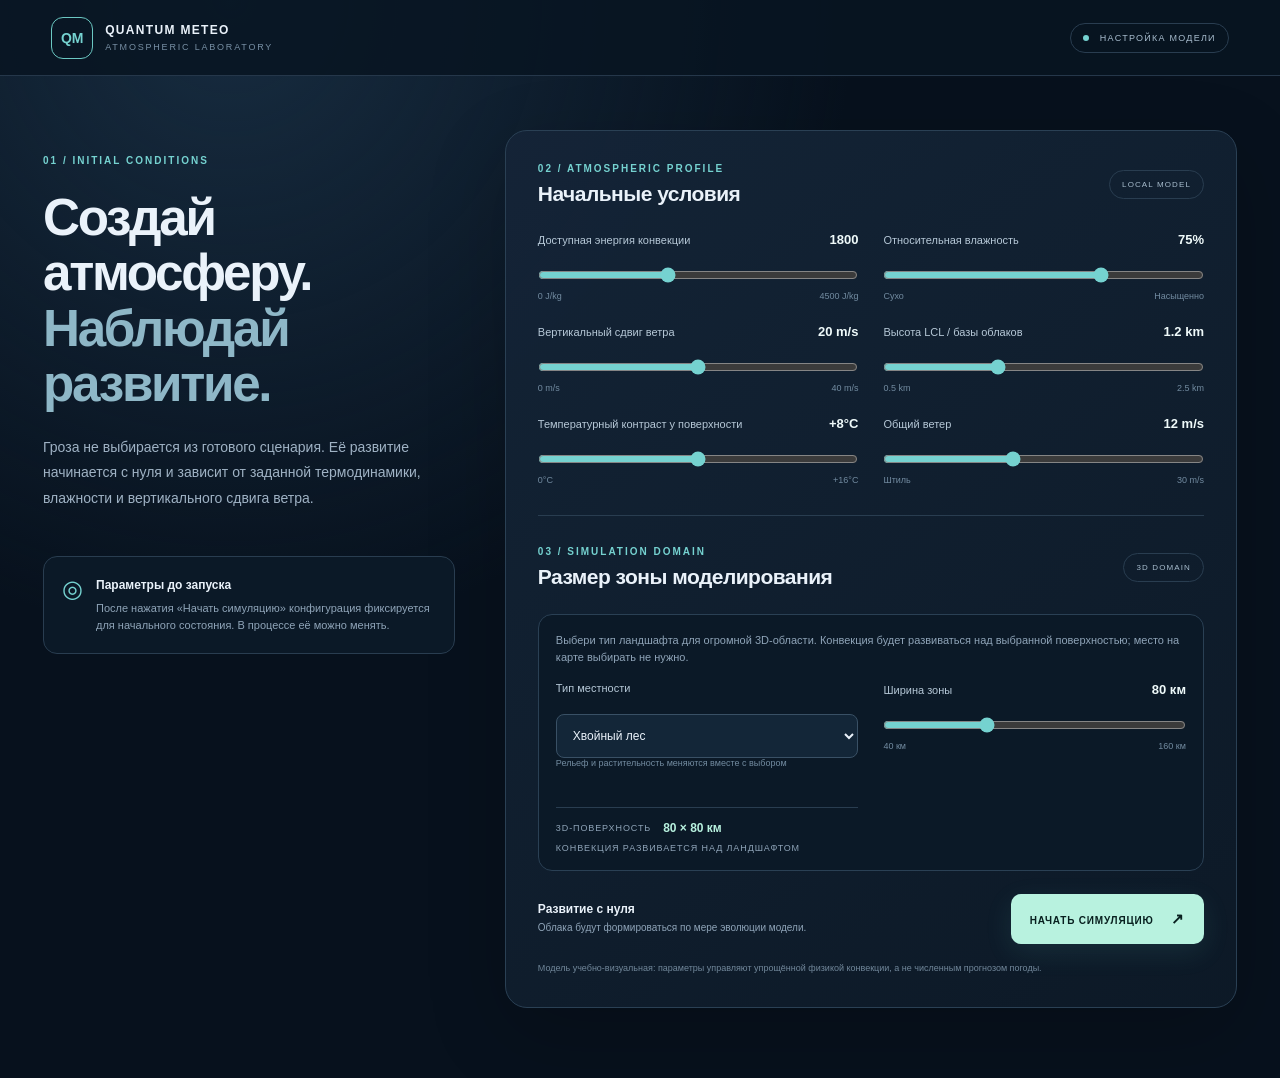
<file: index.html>
<!doctype html>
<html lang="ru"><head><meta charset="utf-8"><meta name="viewport" content="width=device-width,initial-scale=1,maximum-scale=1,viewport-fit=cover"><meta name="theme-color" content="#091421"><title>Quantum Meteo — Атмосферная лаборатория</title><link rel="stylesheet" href="app.css"></head>
<body class="setup-body"><header class="topbar"><a class="brand" href="./index.html"><span class="brand-mark">QM</span><span><b>QUANTUM METEO</b><small>ATMOSPHERIC LABORATORY</small></span></a><span class="status-pill"><i></i> НАСТРОЙКА МОДЕЛИ</span></header>
<main class="setup-layout"><section class="setup-intro"><div class="eyebrow">01 / INITIAL CONDITIONS</div><h1>Создай атмосферу.<br><em>Наблюдай развитие.</em></h1><p class="intro-text">Гроза не выбирается из готового сценария. Её развитие начинается с нуля и зависит от заданной термодинамики, влажности и вертикального сдвига ветра.</p><div class="model-note"><span class="note-icon">◎</span><div><b>Параметры до запуска</b><p>После нажатия «Начать симуляцию» конфигурация фиксируется для начального состояния. В процессе её можно менять.</p></div></div></section>
<section class="setup-card"><div class="card-heading"><div><div class="eyebrow">02 / ATMOSPHERIC PROFILE</div><h2>Начальные условия</h2></div><span class="unit-tag">LOCAL MODEL</span></div>
<div class="parameter-grid">
<label class="param"><span>Доступная энергия конвекции <b id="capeValue">1800</b></span><input id="cape" type="range" min="0" max="4500" step="100" value="1800"><small><span>0 J/kg</span><span>4500 J/kg</span></small></label>
<label class="param"><span>Относительная влажность <b id="moistureValue">75%</b></span><input id="moisture" type="range" min="20" max="100" step="1" value="75"><small><span>Сухо</span><span>Насыщенно</span></small></label>
<label class="param"><span>Вертикальный сдвиг ветра <b id="shearValue">20 m/s</b></span><input id="shear" type="range" min="0" max="40" step="1" value="20"><small><span>0 m/s</span><span>40 m/s</span></small></label>
<label class="param"><span>Высота LCL / базы облаков <b id="lclValue">1.2 km</b></span><input id="lcl" type="range" min="500" max="2500" step="100" value="1200"><small><span>0.5 km</span><span>2.5 km</span></small></label>
<label class="param"><span>Температурный контраст у поверхности <b id="thermalValue">+8°C</b></span><input id="thermal" type="range" min="0" max="16" step="1" value="8"><small><span>0°C</span><span>+16°C</span></small></label>
<label class="param"><span>Общий ветер <b id="windValue">12 m/s</b></span><input id="wind" type="range" min="0" max="30" step="1" value="12"><small><span>Штиль</span><span>30 m/s</span></small></label>
</div>
<div class="section-divider"></div><div class="card-heading"><div><div class="eyebrow">03 / SIMULATION DOMAIN</div><h2>Размер зоны моделирования</h2></div><span class="unit-tag">3D DOMAIN</span></div>
<div class="zone-panel"><p class="map-hint">Выбери тип ландшафта для огромной 3D-области. Конвекция будет развиваться над выбранной поверхностью; место на карте выбирать не нужно.</p><div class="parameter-grid">
<label class="param"><span>Тип местности</span><select id="biome" class="zone-select"><option value="forest" selected>Хвойный лес</option><option value="mixed">Смешанный лес и поля</option><option value="plains">Открытая равнина</option><option value="highlands">Холмы и горные гряды</option></select><small><span>Рельеф и растительность меняются вместе с выбором</span></small></label>
<label class="param"><span>Ширина зоны <b id="zoneSizeValue">80 км</b></span><input id="zoneSize" type="range" min="40" max="160" step="10" value="80"><small><span>40 км</span><span>160 км</span></small></label>
<div class="zone-facts"><span>3D-ПОВЕРХНОСТЬ</span><b id="zoneFootprint">80 × 80 км</b><span>КОНВЕКЦИЯ РАЗВИВАЕТСЯ НАД ЛАНДШАФТОМ</span></div>
</div></div>
<div class="start-row"><div class="start-info"><b>Развитие с нуля</b><span>Облака будут формироваться по мере эволюции модели.</span></div><button id="startBtn" class="primary-button">НАЧАТЬ СИМУЛЯЦИЮ <span>↗</span></button></div><p class="disclaimer">Модель учебно-визуальная: параметры управляют упрощённой физикой конвекции, а не численным прогнозом погоды.</p></section></main>
<script type="module" src="earth.js"></script></body></html>
</file>
<file: app.css>
:root{color-scheme:dark;--bg:#07111d;--panel:#101e2d;--panel2:#142437;--line:#293d50;--muted:#8fa4b8;--text:#eaf2fa;--accent:#75d2d0;--accent2:#b8f2df}*{box-sizing:border-box}html,body{margin:0;min-height:100%;font-family:Inter,-apple-system,BlinkMacSystemFont,"Segoe UI",sans-serif;background:radial-gradient(ellipse at 18% 0%,#172c40 0,transparent 42%),var(--bg);color:var(--text)}body{min-height:100vh}.topbar{height:76px;padding:0 clamp(18px,4vw,64px);display:flex;align-items:center;justify-content:space-between;border-bottom:1px solid #25374a;background:#081421d9}.brand{display:flex;gap:12px;align-items:center;color:inherit;text-decoration:none;letter-spacing:.11em;font-size:12px}.brand-mark{display:grid;place-items:center;width:42px;height:42px;border:1px solid #6bc8c3;border-radius:12px;color:var(--accent);font-size:14px;font-weight:800;letter-spacing:0}.brand b,.brand small{display:block}.brand small{color:#7890a5;font-size:9px;margin-top:5px;letter-spacing:.2em}.status-pill,.unit-tag,.coord-chip{border:1px solid var(--line);border-radius:99px;padding:9px 12px;color:#a8bdce;font-size:9px;letter-spacing:.14em;white-space:nowrap}.status-pill i{display:inline-block;width:6px;height:6px;border-radius:50%;background:var(--accent);margin-right:7px}.setup-layout{max-width:1250px;margin:0 auto;padding:54px 28px 70px;display:grid;grid-template-columns:minmax(230px,.72fr) minmax(0,1.28fr);gap:50px;align-items:start}.setup-intro{position:sticky;top:30px;padding-top:25px}.eyebrow{font-size:10px;letter-spacing:.2em;color:var(--accent);font-weight:700}.setup-intro h1{font-size:clamp(34px,4vw,53px);line-height:1.08;letter-spacing:-.045em;margin:24px 0}.setup-intro h1 em{font-style:normal;color:#8eb7c7}.intro-text{font-size:14px;line-height:1.8;color:#9fb2c4;max-width:390px}.model-note{margin-top:45px;padding:18px;border:1px solid var(--line);background:#0b1927;border-radius:14px;display:flex;gap:13px}.note-icon{font-size:24px;color:var(--accent)}.model-note b{font-size:12px}.model-note p{font-size:11px;line-height:1.6;color:var(--muted);margin:7px 0 0}.setup-card{padding:clamp(18px,3vw,32px);background:linear-gradient(145deg,#142437f5,#0d1927f5);border:1px solid #2a4054;border-radius:22px;box-shadow:0 25px 80px #0003}.card-heading{display:flex;align-items:center;justify-content:space-between;gap:12px;margin-bottom:25px}.card-heading h2{font-size:21px;margin:8px 0 0;letter-spacing:-.025em}.unit-tag{font-size:8px}.parameter-grid{display:grid;grid-template-columns:1fr 1fr;gap:22px 25px}.param{display:block;min-width:0}.param>span{display:flex;justify-content:space-between;gap:8px;align-items:baseline;font-size:11px;color:#b6c8d7;line-height:1.45}.param b{font-size:13px;color:#effafa;white-space:nowrap}.param input{width:100%;accent-color:var(--accent);margin:17px 0 8px;cursor:pointer}.param small{display:flex;justify-content:space-between;color:#728ba0;font-size:9px}.section-divider{height:1px;background:var(--line);margin:30px 0}.location-heading{margin-bottom:12px}.map-hint{font-size:11px;line-height:1.6;color:var(--muted);margin:0 0 14px}.coord-chip{font-size:9px;letter-spacing:.03em}#map{height:245px;border:1px solid #31485c;border-radius:12px;overflow:hidden;background:#1b2b3b}.leaflet-container{font:12px Inter,sans-serif;background:#1b2b3b}.leaflet-control-attribution{font-size:8px!important}.start-row{display:flex;align-items:center;justify-content:space-between;gap:20px;margin-top:23px}.start-info b,.start-info span{display:block}.start-info b{font-size:12px}.start-info span{font-size:10px;color:var(--muted);margin-top:5px;line-height:1.4}.primary-button{border:0;background:var(--accent2);color:#08201f;font-weight:850;font-size:10px;letter-spacing:.08em;padding:16px 19px;border-radius:10px;cursor:pointer;white-space:nowrap;box-shadow:0 8px 28px #65d4c51c}.primary-button span{margin-left:14px;font-size:15px}.primary-button:active{transform:translateY(1px)}.disclaimer{color:#71879a;font-size:9px;line-height:1.5;margin:18px 0 0}.ground-body{overflow:hidden;background:#8ba4b1}.scene-root{position:fixed;inset:0}.scene-root canvas{display:block;width:100%;height:100%}.scene-top{position:fixed;top:0;left:0;right:0;z-index:5;padding:18px 22px;display:flex;justify-content:space-between;align-items:center;background:linear-gradient(#081421d9,transparent)}.back-link{color:#dce9f2;text-decoration:none;font-size:10px;letter-spacing:.12em}.scene-brand{display:flex;align-items:center;gap:10px;font-size:11px;letter-spacing:.13em}.scene-brand small{display:block;font-size:8px;color:#afc0ce;margin-top:4px}.scene-heading{position:fixed;top:100px;left:24px;z-index:4;pointer-events:none;text-shadow:0 2px 18px #07111d}.scene-heading h1{font-size:clamp(28px,4vw,48px);margin:10px 0 4px;letter-spacing:-.04em}.scene-heading p{font-size:11px;color:#e0ebf2}.hud{position:fixed;top:20px;right:20px;z-index:5;display:flex;gap:8px}.hud-card{background:#091522b8;border:1px solid #ffffff30;backdrop-filter:blur(14px);border-radius:10px;padding:10px 12px;min-width:86px}.hud-card small,.hud-card b{display:block}.hud-card small{font-size:8px;color:#b3c4d2;letter-spacing:.1em}.hud-card b{font-size:14px;margin-top:6px}.controls{position:fixed;z-index:6;left:18px;right:18px;bottom:18px;background:#091522df;border:1px solid #ffffff25;border-radius:16px;padding:14px 16px;backdrop-filter:blur(18px);max-width:1000px;margin:auto}.control-top{display:flex;justify-content:space-between;align-items:center;gap:12px;margin-bottom:12px}.control-top b{font-size:10px;letter-spacing:.12em}.control-buttons{display:flex;gap:7px;flex-wrap:wrap}.control-buttons button,.controls button{border:1px solid #405467;background:#142639;color:#e4edf4;padding:9px 11px;border-radius:8px;font-size:10px;cursor:pointer}.control-buttons button.active{border-color:#7ad6ce;color:#aef0e5}.control-sliders{display:grid;grid-template-columns:repeat(4,1fr);gap:15px}.control-sliders label{font-size:10px;color:#b5c5d2}.control-sliders output{float:right;color:#e8faf6}.control-sliders input{display:block;width:100%;accent-color:var(--accent);margin-top:10px}.scene-message{position:fixed;z-index:9;left:50%;top:50%;transform:translate(-50%,-50%);max-width:min(90vw,500px);padding:18px 22px;border-radius:12px;background:#101f2deF;border:1px solid #7893a9;color:#f4f8fb;font-size:13px;line-height:1.6}.hidden{display:none!important}@media(max-width:850px){.setup-layout{grid-template-columns:1fr;gap:25px;padding:28px 15px 40px}.setup-intro{position:static;padding-top:0}.setup-intro h1{font-size:38px;margin:14px 0}.intro-text{max-width:650px}.model-note{margin-top:20px}.parameter-grid{gap:20px 14px}.status-pill{font-size:8px}.hud{top:76px;left:15px;right:15px;justify-content:flex-end}.scene-heading{top:130px;left:16px}.controls{left:8px;right:8px;bottom:8px;padding:11px}.control-sliders{grid-template-columns:1fr 1fr;gap:12px}.scene-top{padding:14px}.scene-brand{display:none}.hud-card{min-width:70px;padding:8px}.hud-card b{font-size:12px}}@media(max-width:450px){.parameter-grid{grid-template-columns:1fr}.card-heading h2{font-size:18px}.start-row{align-items:stretch;flex-direction:column}.primary-button{width:100%}.coord-chip{white-space:normal;text-align:right}.status-pill{max-width:130px;text-align:center;line-height:1.5}.scene-heading{top:123px}.scene-heading h1{font-size:28px}.hud-card{min-width:0;flex:1}.hud-card small{font-size:7px}.hud-card b{font-size:11px}.control-top{align-items:flex-start;flex-direction:column}.control-buttons{width:100%}.control-buttons button{flex:1}}

.zone-panel{padding:17px;border:1px solid #2a4054;background:#0b1927;border-radius:14px}.zone-select{display:block;width:100%;margin-top:16px;padding:11px 10px;background:#132638;border:1px solid #395065;border-radius:8px;color:#eaf2fa;font:inherit;font-size:12px}.zone-facts{display:flex;flex-wrap:wrap;align-items:center;gap:8px 12px;margin-top:17px;padding-top:13px;border-top:1px solid #293d50;color:#8fa4b8;font-size:9px;letter-spacing:.1em}.zone-facts b{font-size:12px;color:#b8f2df;letter-spacing:0}.rain-gauge{min-width:175px}.rain-gauge b{font-size:19px;color:#b8f2df}.rain-gauge b i{font-style:normal;font-size:10px;color:#dce9f2}.rain-gauge #rainStatus{font-size:7px;line-height:1.4;letter-spacing:.04em;margin-top:5px;white-space:normal}@media(max-width:850px){.rain-gauge{min-width:135px}.hud{flex-wrap:wrap;left:8px;right:8px;top:75px}.hud-card{flex:1;min-width:82px}.rain-gauge{flex:1 1 100%;max-width:100%}}
/* Landscape selection: map picker intentionally removed. */
.zone-select{display:block;width:100%;margin-top:17px;padding:13px 12px;background:#132638;border:1px solid #395065;border-radius:8px;color:#eaf2fa;font:inherit;font-size:12px;accent-color:var(--accent)}
.zone-panel .parameter-grid{align-items:start}
</file>
